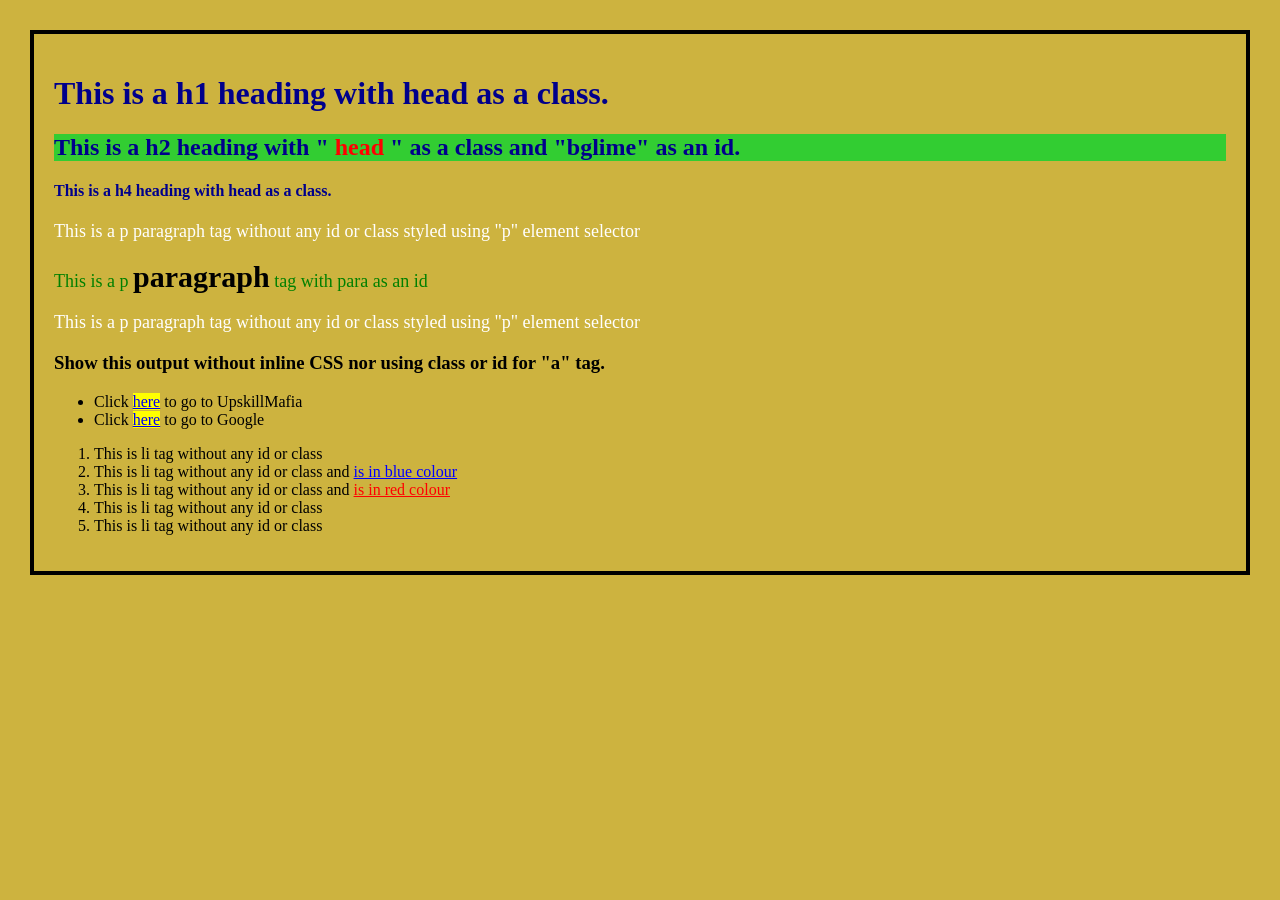
<file: CSS/Rajat_Kumar_Patel_Task03/index.html>
<!DOCTYPE html>
<html lang="en">
<head>
    <meta charset="UTF-8">
    <meta name="viewport" content="width=device-width, initial-scale=1.0">
    <title>CSS Selectors</title>
    <link rel="stylesheet" href="style.css">
</head>
<body>
   <h1 class="head">
        This is a h1 heading with head as a class.
    </h1>

    <h2 class="head" id="bglime">
        This is a h2 heading with "
        <span>head</span>
        " as a class and "bglime" as an id.
    </h2>

    <h4 class="head">
        This is a h4 heading with head as a class.
    </h4>

    <p>
        This is a p paragraph tag without any id or class styled using "p" element selector
    </p>

    <p id="para">
        This is a p <span>paragraph</span> tag with para as an id
    </p>

    <p>
        This is a p paragraph tag without any id or class styled using "p" element selector
    </p>

    <h3>
        Show this output without inline CSS nor using class or id for "a" tag.
    </h3>

    <ul>
        <li>
            Click <a href="#">here</a> to go to UpskillMafia
        </li>

        <li>
            Click <a href="#">here</a> to go to Google
        </li>
    </ul>

    <ol>
        <li>This is li tag without any id or class</li>

        <li>
            This is li tag without any id or class and
            <a href="#">is in blue colour</a>
        </li>

        <li>
            This is li tag without any id or class and
            <a href="#">is in red colour</a>
        </li>

        <li>This is li tag without any id or class</li>

        <li>This is li tag without any id or class</li>
    </ol>
 
</body>
</html>
</file>
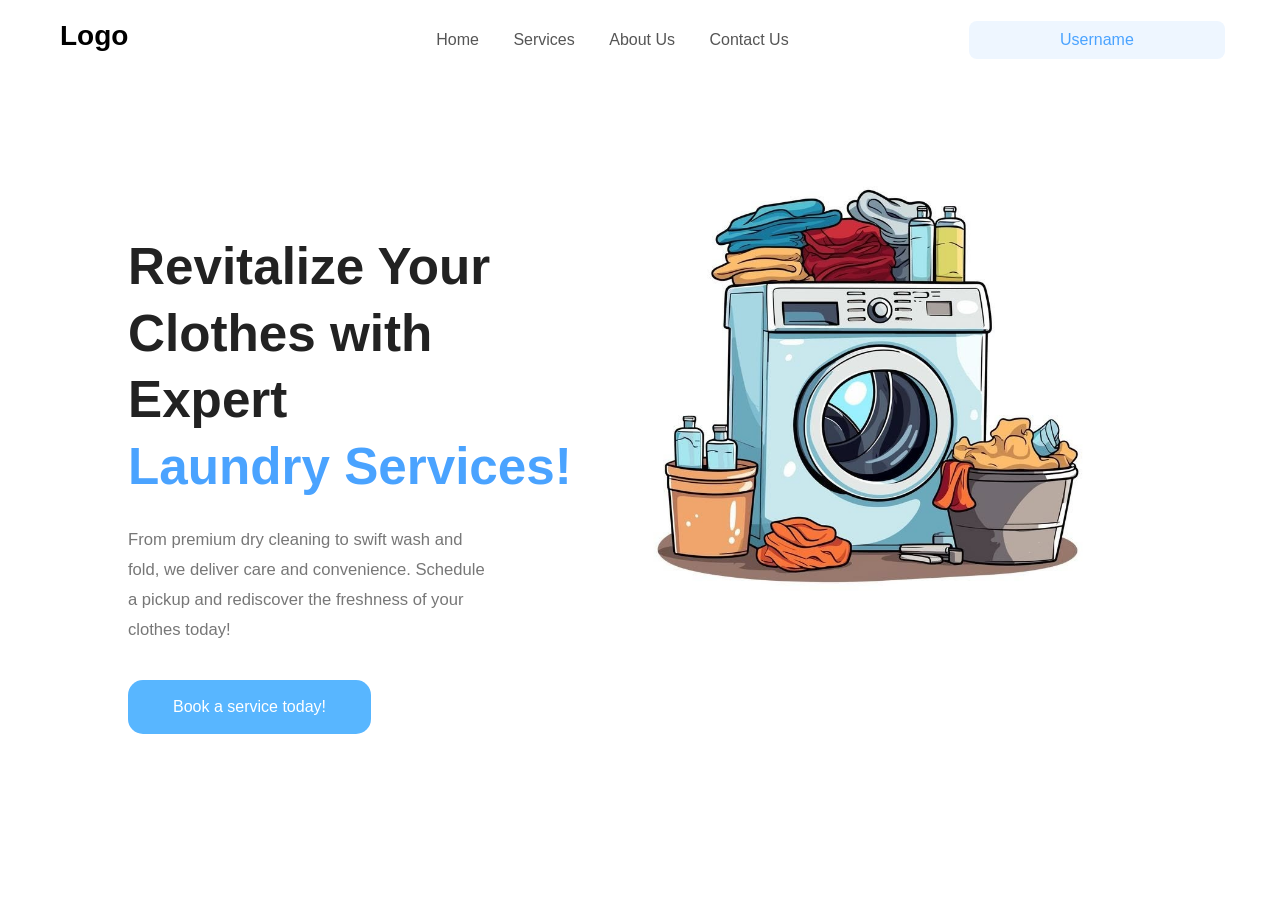
<file: CSS/Rajat_Kumar_Patel_Task05/index.html>
<!DOCTYPE html>
<html lang="en">
<head>
    <meta charset="UTF-8">
    <meta name="viewport" content="width=device-width, initial-scale=1.0">
    <title>Laundry Services</title>
    <link rel="stylesheet" href="style.css">
</head>
<body>
    <nav>
        <div class="logo">
            Logo
        </div>

        <div class="menu">
            <a href="#">Home</a>
            <a href="#">Services</a>
            <a href="#">About Us</a>
            <a href="#">Contact Us</a>
        </div>

        <div class="user">
            Username
        </div>
    </nav>

    <section class="hero">

        <div class="left-section">

            <h1>
                Revitalize Your <br>
                Clothes with Expert <br>
                <span>Laundry Services!</span>
            </h1>

            <p>
                From premium dry cleaning to swift wash and fold,
                we deliver care and convenience. Schedule a pickup
                and rediscover the freshness of your clothes today!
            </p>

            <button>
                Book a service today!
            </button>

        </div>

        <div class="right-section">

            <img
                src="img.jpeg"
                alt="Laundry Service"
            >

        </div>

    </section>
</body>
</html>
</file>
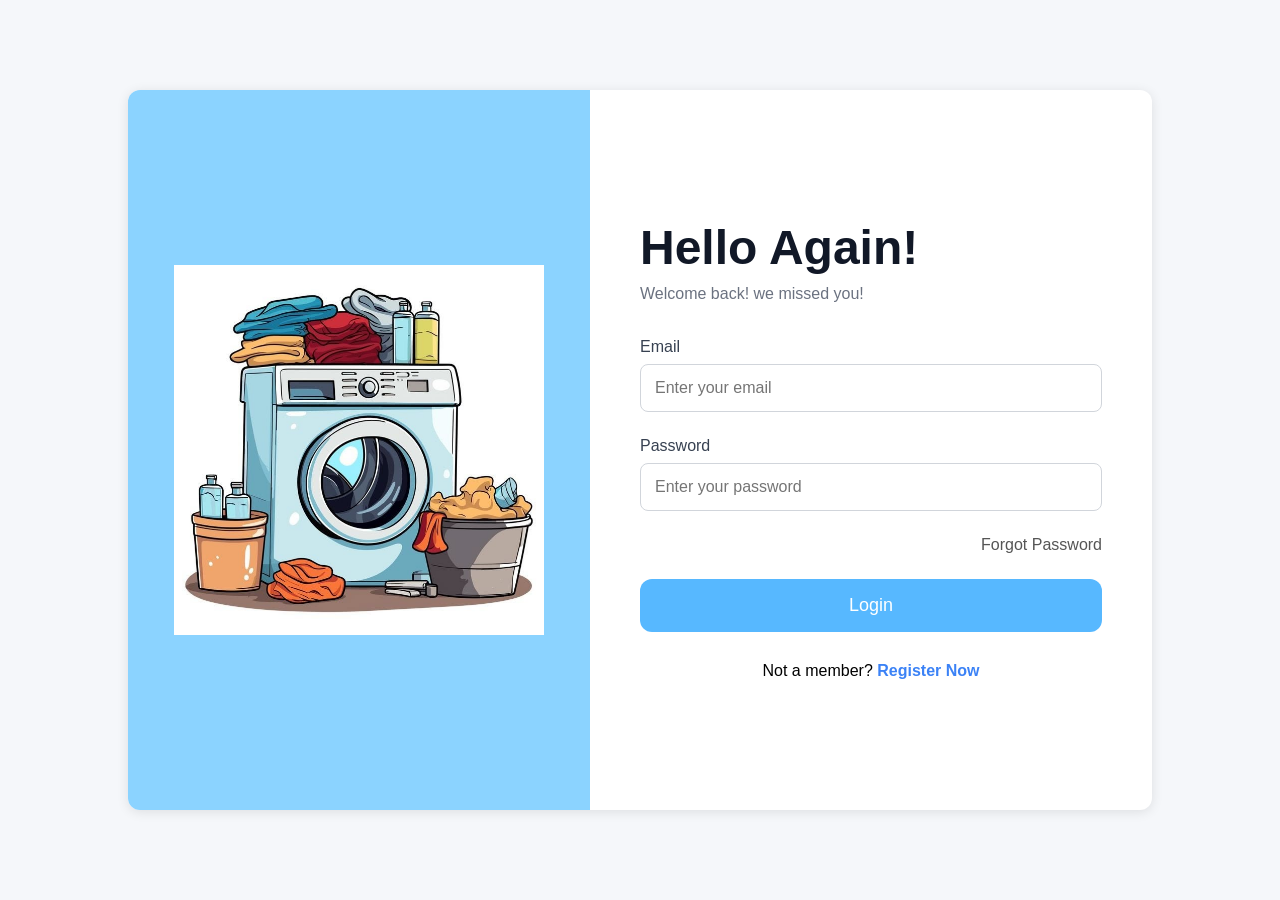
<file: CSS/Rajat_Kumar_Patel_Task06/index.html>
<!DOCTYPE html>
<html lang="en">
<head>
    <meta charset="UTF-8">
    <meta name="viewport" content="width=device-width, initial-scale=1.0">
    <title>Laundry Mart Login</title>
    <link rel="stylesheet" href="style.css">
</head>
<body>
    <div class="container">

        <div class="image-section">
            <img src="img.jpeg"
                 alt="Laundry Service">
        </div>

        <div class="form-section">

            <h1>Hello Again!</h1>

            <p class="welcome-text">
                Welcome back! we missed you!
            </p>

            <form>

                <label>Email</label>

                <input
                    type="email"
                    placeholder="Enter your email">

                <label>Password</label>

                <input
                    type="password"
                    placeholder="Enter your password">

                <div class="forgot-password">
                    <a href="#">Forgot Password</a>
                </div>

                <button type="submit">
                    Login
                </button>

            </form>

            <p class="register">
                Not a member?
                <a href="#">Register Now</a>
            </p>

        </div>

    </div>
</body>
</html>
</file>
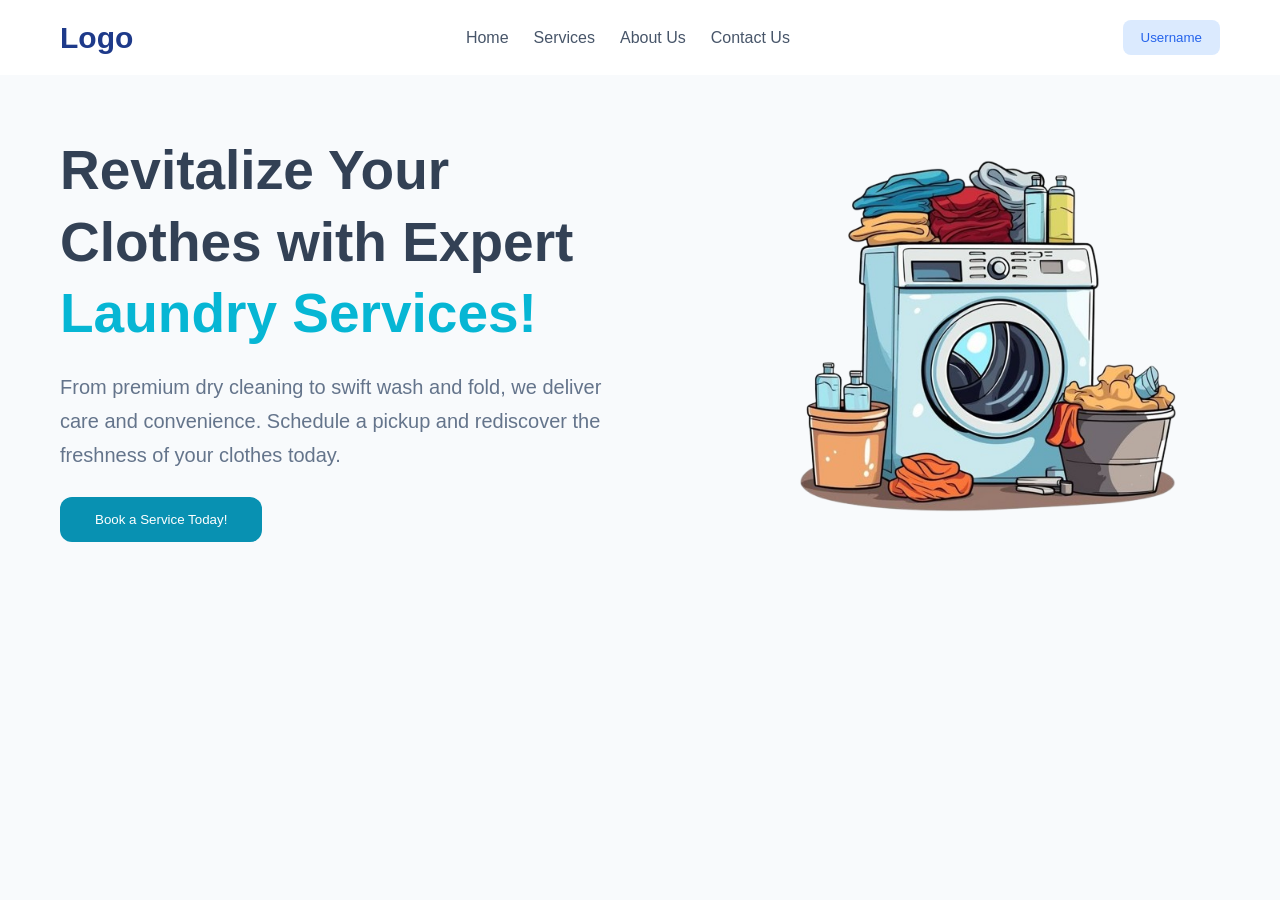
<file: CSS/Rajat_Kumar_Patel_Task07/index.html>
<!DOCTYPE html>
<html lang="en">
<head>
    <meta charset="UTF-8">
    <meta name="viewport" content="width=device-width, initial-scale=1.0">
    <title>Laundry Service</title>
    <link rel="stylesheet" href="style.css">
</head>
<body>

    <!-- Navbar Section --> 
     <nav class="navbar"> 
        <div class="logo"> Logo </div> 
        <div class="nav-links"> 
            <a href="#">Home</a> 
            <a href="#">Services</a> 
            <a href="#">About Us</a> 
            <a href="#">Contact Us</a> 
        </div> 
        <button class="user-btn"> Username </button> 
    </nav> 
    
    <!-- Hero Section --> 
    <section class="hero"> 
        
    <!-- Left Content --> 
         <div class="hero-text"> <h1> Revitalize Your <br> Clothes with Expert <br> <span>Laundry Services!</span> 
        </h1> <p> From premium dry cleaning to swift wash and fold, we deliver care and convenience. Schedule a pickup and rediscover the freshness of your clothes today. </p> 
        <button class="cta-btn"> Book a Service Today! </button> </div> 
        
    <!-- Right Image --> 
     <div class="hero-image"> 
    <img src="img.png" alt="Laundry Service"> 
</div> 
</section>

</body>
</html>
</file>
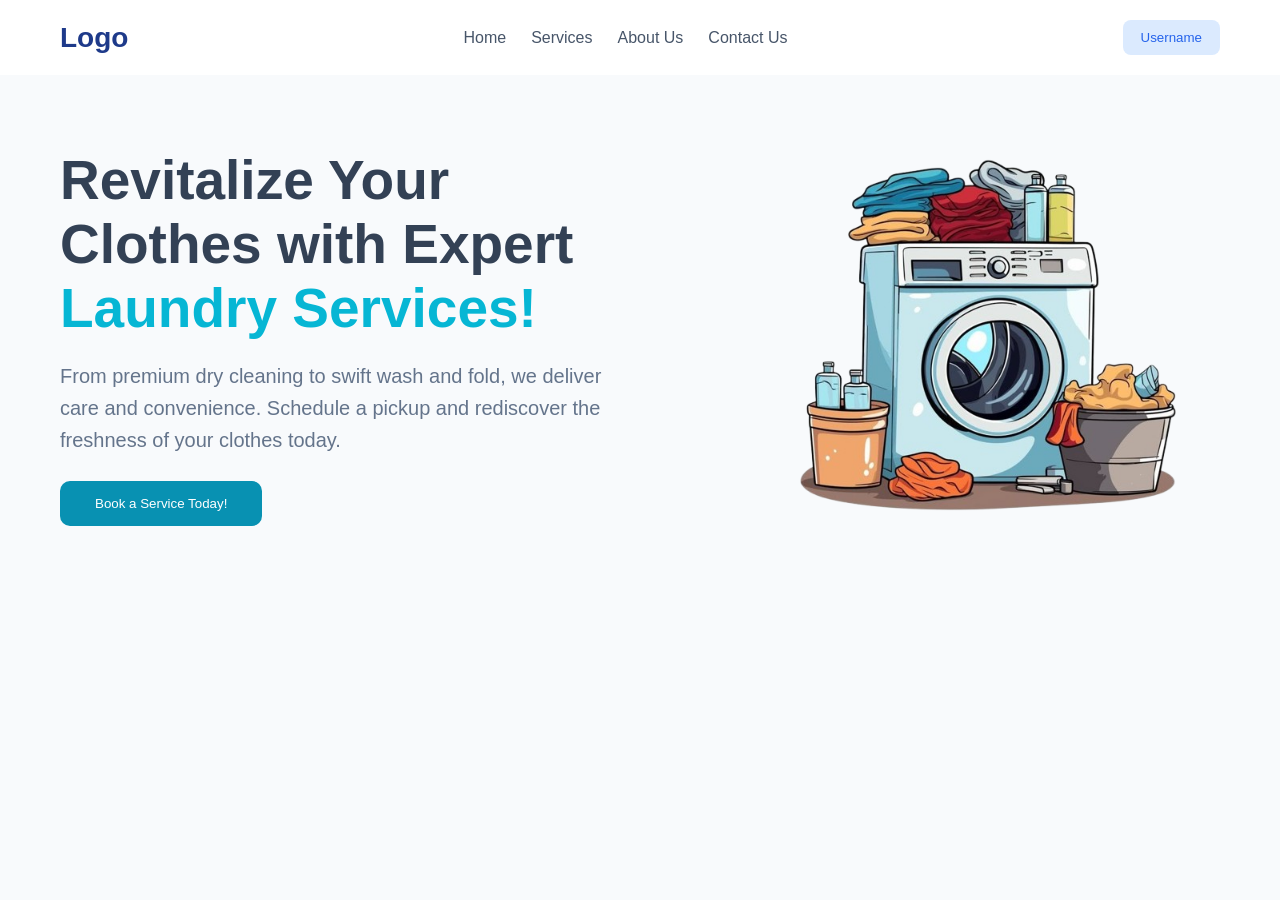
<file: CSS/Rajat_Kumar_Patel_Task08/index.html>
<!DOCTYPE html>
<html lang="en">
<head>
    <meta charset="UTF-8">
    <meta name="viewport" content="width=device-width, initial-scale=1.0">
    <title>Laundry Service</title>
    <link rel="stylesheet" href="style.css">
</head>
<body>
<!-- Navbar -->
<nav class="navbar">

    <h2 class="logo">Logo</h2>

    <div class="nav-links">
        <a href="#">Home</a>
        <a href="#">Services</a>
        <a href="#">About Us</a>
        <a href="#">Contact Us</a>
    </div>

    <button class="username-btn">
        Username
    </button>

    <!-- Mobile menu button -->
    <button class="menu-btn" aria-label="Open Menu">
        ☰
    </button>

    <!-- Mobile menu -->
    <div class="mobile-menu">
        <a href="#">Home</a>
        <a href="#">Services</a>
        <a href="#">About Us</a>
        <a href="#">Contact Us</a>
    </div>

</nav>

<!-- Hero Section -->
<section class="hero">

    <div class="hero-content">

        <h1>
            Revitalize Your <br>
            Clothes with Expert <br>
            <span>Laundry Services!</span>
        </h1>

        <p>
            From premium dry cleaning to swift wash and fold,
            we deliver care and convenience. Schedule a pickup
            and rediscover the freshness of your clothes today.
        </p>

        <button class="book-btn">
            Book a Service Today!
        </button>

    </div>

    <div class="hero-image">
        <img src="img.png"
             alt="Laundry Machine">
    </div>

</section>
</body>
</html>
</file>
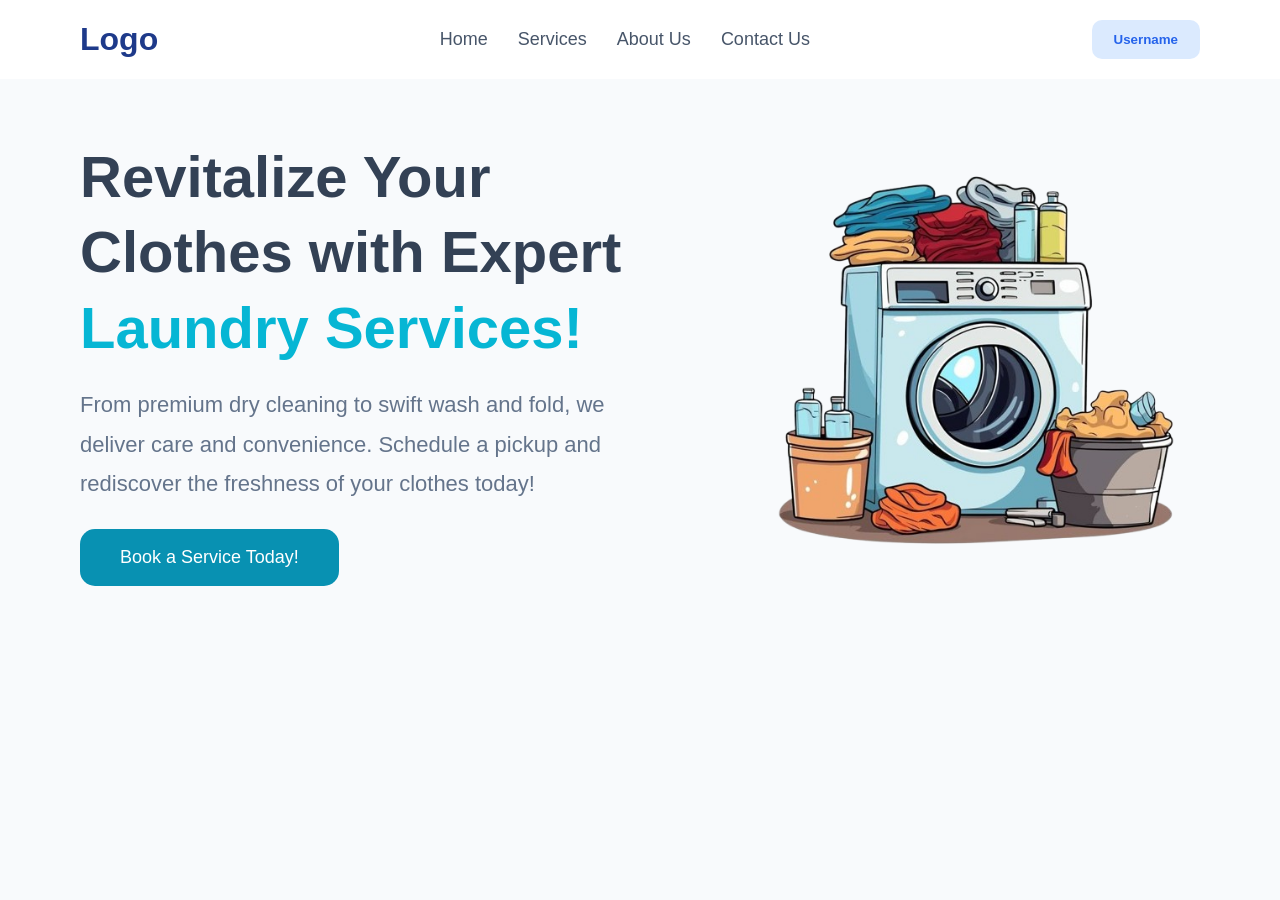
<file: CSS/Rajat_Kumar_Patel_Task09/index.html>
<!DOCTYPE html>
<html lang="en">
<head>
    <meta charset="UTF-8">
    <meta name="viewport" content="width=device-width, initial-scale=1.0">
    <title>Laundry Service</title>
    <link rel="stylesheet" href="style.css">
</head>
<body>
    <!-- Navbar -->
    <nav class="navbar">

        <h2 class="logo">Logo</h2>

        <div class="nav-links">
            <a href="#">Home</a>
            <a href="#">Services</a>
            <a href="#">About Us</a>
            <a href="#">Contact Us</a>
        </div>

        <button class="username-btn">Username</button>

        <!-- Hamburger Menu -->
        <button class="menu-btn">
            ☰

            <div class="mobile-menu">
                <a href="#">Home</a>
                <a href="#">Services</a>
                <a href="#">About Us</a>
                <a href="#">Contact Us</a>
            </div>

        </button>

    </nav>

    <!-- Hero Section -->
    <section class="hero">

        <div class="hero-content">

            <h1>
                Revitalize Your <br>
                Clothes with Expert <br>
                <span>Laundry Services!</span>
            </h1>

            <p>
                From premium dry cleaning to swift wash and fold,
                we deliver care and convenience. Schedule a pickup
                and rediscover the freshness of your clothes today!
            </p>

            <button class="book-btn">
                Book a Service Today!
            </button>

        </div>

        <div class="hero-image">
            <img
                src="img.png"
                alt="Laundry Machine">
        </div>

    </section>

</body>
</html>
</body>
</html>
</file>
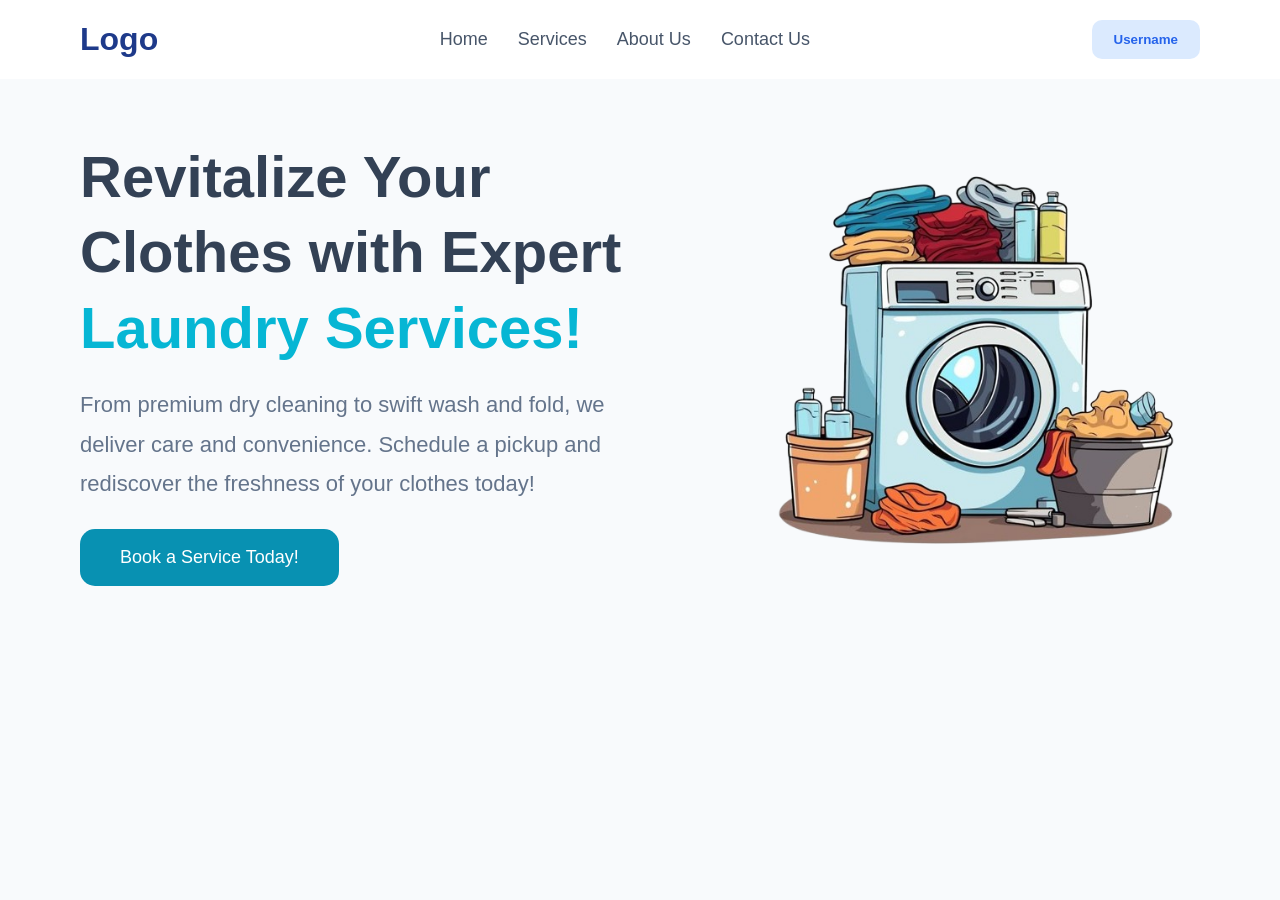
<file: CSS/Rajat_Kumar_Patel_Task10/index.html>
<!DOCTYPE html>
<html lang="en">
<head>
    <meta charset="UTF-8">
    <meta name="viewport" content="width=device-width, initial-scale=1.0">
    <title>Laundry Service</title>
    <link rel="stylesheet" href="style.css">
</head>
<body>
    <!-- Navbar -->
    <nav class="navbar">

        <h2 class="logo">Logo</h2>

        <div class="nav-links">
            <a href="#">Home</a>
            <a href="#">Services</a>
            <a href="#">About Us</a>
            <a href="#">Contact Us</a>
        </div>

        <button class="username-btn">Username</button>

        <!-- Hamburger Menu -->
        <button class="menu-btn">
            ☰

            <div class="mobile-menu">
                <a href="#">Home</a>
                <a href="#">Services</a>
                <a href="#">About Us</a>
                <a href="#">Contact Us</a>
            </div>

        </button>

    </nav>

    <!-- Hero Section -->
    <section class="hero">

        <div class="hero-content">

            <h1>
                Revitalize Your <br>
                Clothes with Expert <br>
                <span>Laundry Services!</span>
            </h1>

            <p>
                From premium dry cleaning to swift wash and fold,
                we deliver care and convenience. Schedule a pickup
                and rediscover the freshness of your clothes today!
            </p>

            <button class="book-btn">
                Book a Service Today!
            </button>

        </div>

        <div class="hero-image">
        <img src="img.png"
         alt="Laundry Machine"
         class="laundry-img">
</div>

    </section>

</body>
</html>
</body>
</html>
</file>
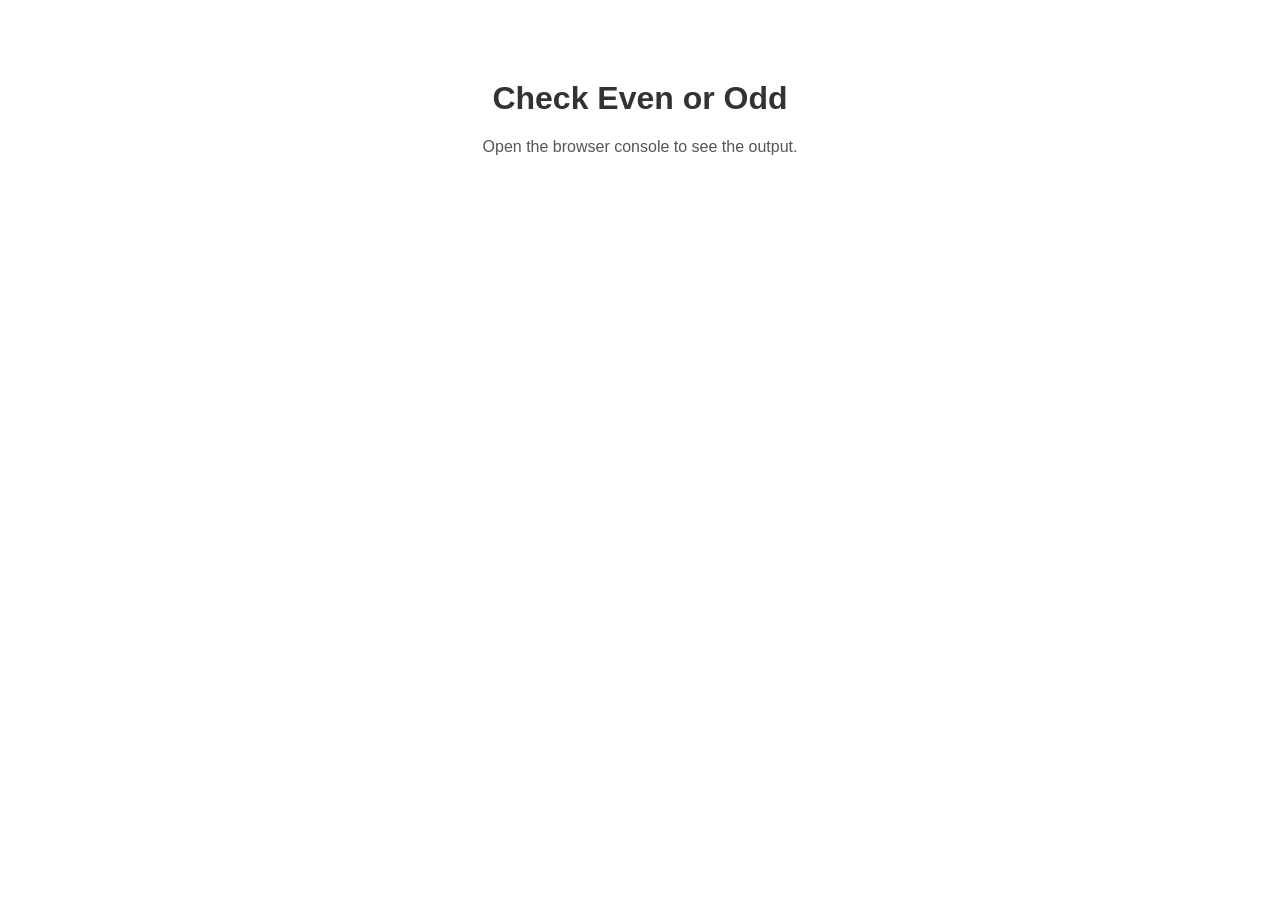
<file: JavaScript/Rajat_Kumar_Patel_Task13/index.html>
<!DOCTYPE html>
<html lang="en">
<head>
    <meta charset="UTF-8">
    <meta name="viewport" content="width=device-width, initial-scale=1.0">
    <title>Even OR Odd</title>
    <link rel="stylesheet" href="style.css">
</head>
<body>
    <h1>Check Even or Odd</h1>
    <p>Open the browser console to see the output.</p>


    <script src="script.js"></script>
</body>
</html>
</file>
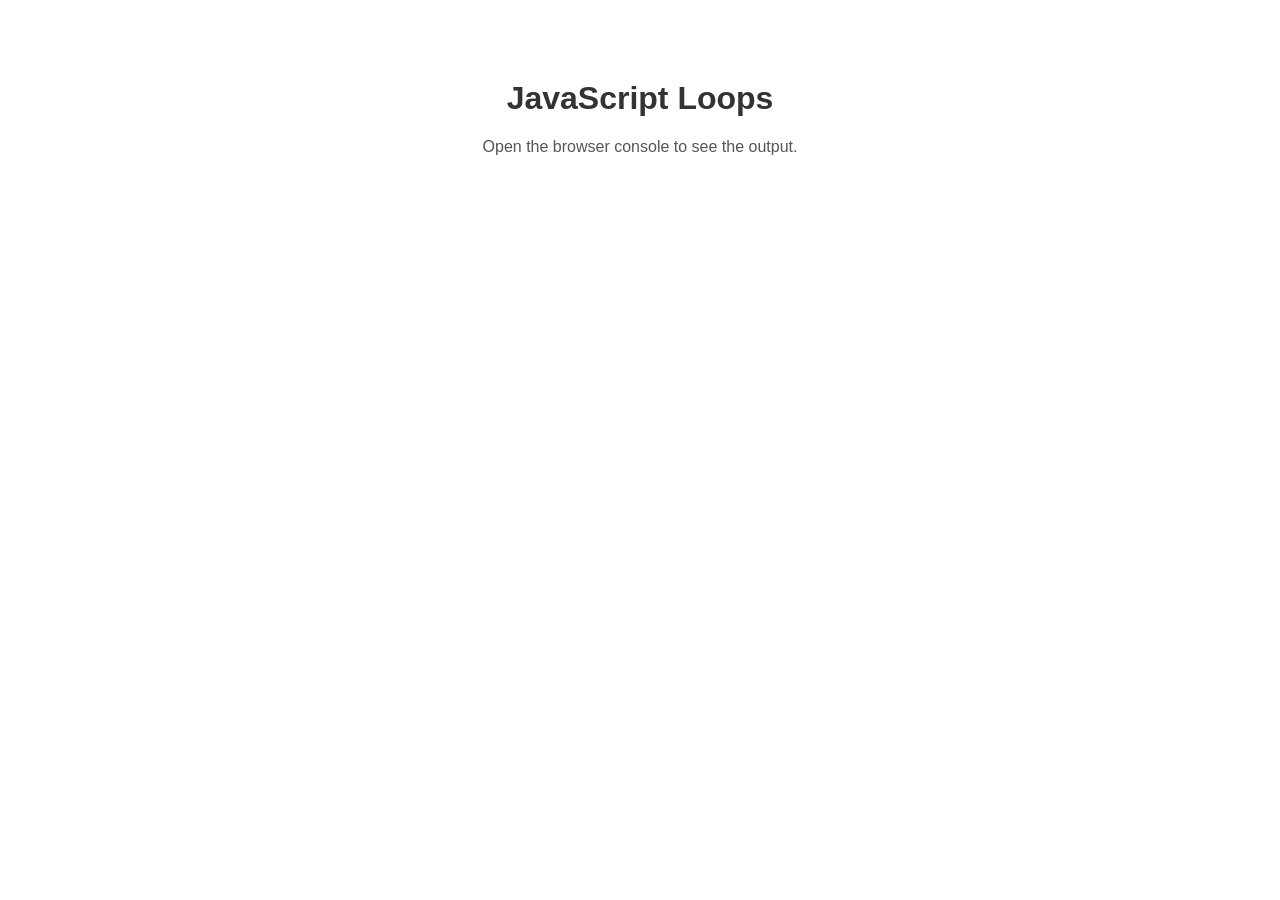
<file: JavaScript/Rajat_Kumar_Patel_Task14/index.html>
<!DOCTYPE html>
<html lang="en">
<head>
    <meta charset="UTF-8">
    <meta name="viewport" content="width=device-width, initial-scale=1.0">
    <title>JavaScript Loops</title>
    <link rel="stylesheet" href="style.css">
</head>
<body>
    <h1>JavaScript Loops</h1>
    <p>Open the browser console to see the output.</p>


    <script src="script.js"></script>
</body>
</html>
</file>
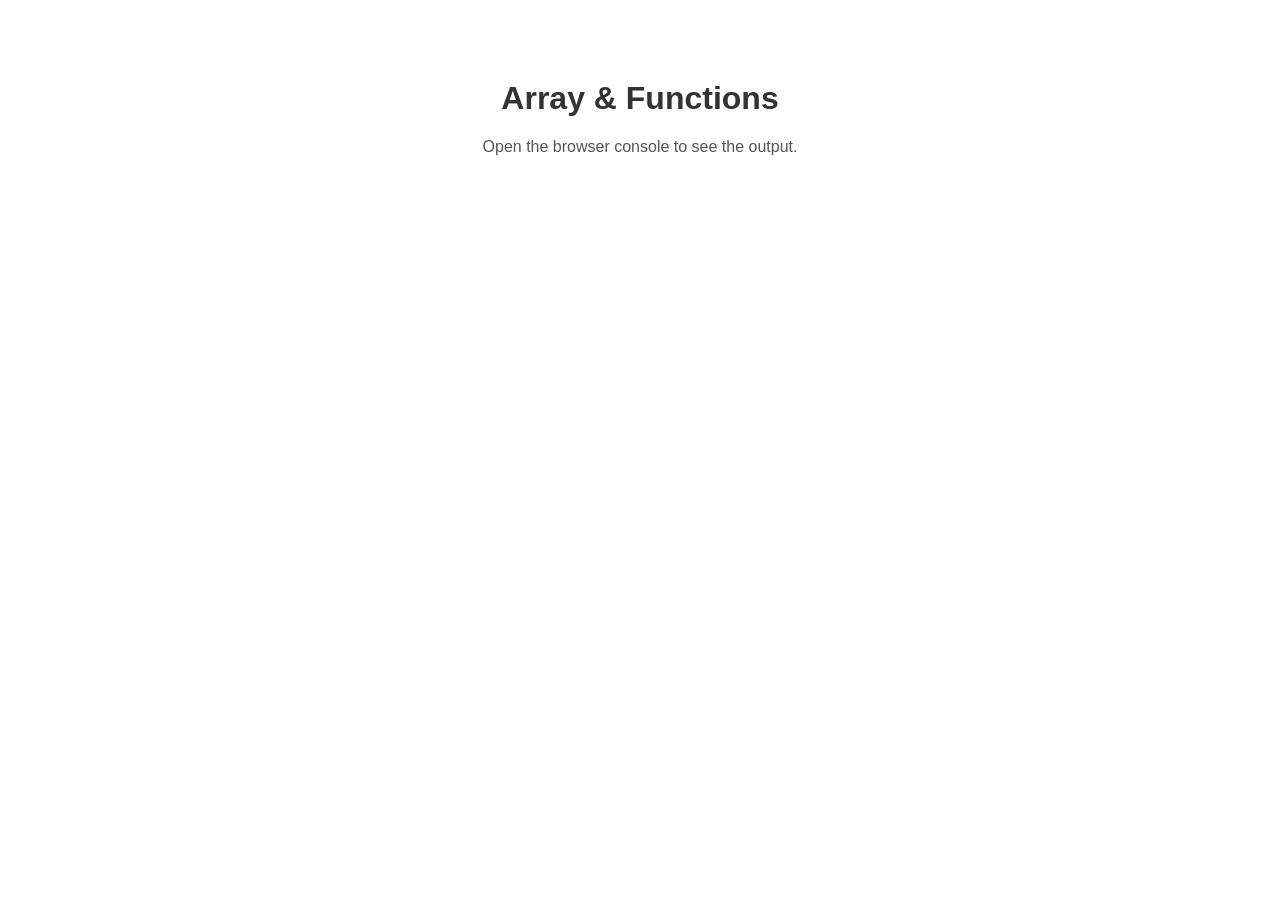
<file: JavaScript/Rajat_Kumar_Patel_Task15/index.html>
<!DOCTYPE html>
<html lang="en">
<head>
    <meta charset="UTF-8">
    <meta name="viewport" content="width=device-width, initial-scale=1.0">
    <title>Array & Functions</title>
    <link rel="stylesheet" href="style.css">
</head>
<body>
    <h1>Array & Functions</h1>
    <p>Open the browser console to see the output.</p>


    <script src="script.js"></script>
</body>
</html>
</file>
<file: CSS/Rajat_Kumar_Patel_Task03/style.css>
/* Step 3 */
body{
    background-color: rgb(205, 179, 63);
    border: 4px solid black;
    padding: 20px;
    margin: 30px;
}

/* Step 5 */
.head{
    color: darkblue;
}

/* Step 6 */
#bglime{
    background-color: limegreen;
}

/* Step 7 */
#bglime span{
    color: red;
}

/* Step 8 */
p{
    color: white;
    font-size: 18px;
}

/* Step 9 */
#para{
    color: green;
}

/* Step 10 */
#para span{
    color: black;
    font-size: 30px;
    font-weight: bold;
}

/* Step 11 */

ul li a{
    background-color: yellow;
}

ol li:nth-child(2) a{
    color: blue;
}

ol li:nth-child(3) a{
    color: red;
}
</file>
<file: CSS/Rajat_Kumar_Patel_Task05/style.css>
*{
    margin:0;
    padding:0;
    box-sizing:border-box;
    font-family:Arial, Helvetica, sans-serif;
}

body{
    width:100vw;
    min-height:100vh;
    background-color:white;
}

/* NAVBAR */

nav{
    width:100%;
    height:10vh;
    padding-top:20px;
}

.logo{
    display:inline-block;
    width:20%;
    padding-left:60px;
    font-size:28px;
    font-weight:bold;
}

.menu{
    display:inline-block;
    width:55%;
    text-align:center;
}

.menu a{
    text-decoration:none;
    color:#555;
    margin:0 15px;
}

.user{
    display:inline-block;
    width:20%;
    text-align:center;
    background-color:#eef6ff;
    color:#4aa3ff;
    padding:10px;
    border-radius:8px;
}

/* HERO SECTION */

.hero{
    width:100%;
    height:90vh;
    padding-top:8vh;
}

.left-section{
    display:inline-block;
    width:45%;
    vertical-align:top;
    padding-left:10vw;
    padding-top:8vh;
}

.right-section{
    display:inline-block;
    width:45%;
    text-align:center;
    vertical-align:top;
}

.right-section img{
    width:35vw;
    max-width:450px;
}

.left-section h1{
    font-size:4vw;
    line-height:1.3;
    color:#222;
}

.left-section h1 span{
    color:#4aa3ff;
}

.left-section p{
    margin-top:25px;
    width:80%;
    color:#777;
    font-size:1.3vw;
    line-height:1.8;
}

.left-section button{
    margin-top:35px;
    background-color:#58b6ff;
    color:white;
    border:none;
    padding:18px 45px;
    border-radius:15px;
    font-size:16px;
    cursor:pointer;
}
</file>
<file: CSS/Rajat_Kumar_Patel_Task06/style.css>
*{
    margin:0;
    padding:0;
    box-sizing:border-box;
    font-family:Arial, Helvetica, sans-serif;
}

body{
    min-height:100vh;
    display:flex;
    justify-content:center;
    align-items:center;
    background-color:#f5f7fa;
}

.container{
    width:80%;
    height:80vh;

    display:flex;
    justify-content:center;
    align-items:center;

    background-color:white;
    border-radius:12px;
    box-shadow:0 2px 12px rgba(0,0,0,0.1);
    overflow:hidden;
}

.image-section{
    flex:1;

    display:flex;
    justify-content:center;
    align-items:center;

    background-color:#8bd3ff;
    height:100%;
}

.image-section img{
    width:80%;
    max-width:450px;
}

.form-section{
    flex:1;

    display:flex;
    flex-direction:column;
    justify-content:center;

    padding:50px;
}

.form-section h1{
    font-size:48px;
    color:#111827;
}

.welcome-text{
    color:#6b7280;
    margin-top:10px;
    margin-bottom:35px;
}

form{
    display:flex;
    flex-direction:column;
}

label{
    margin-bottom:8px;
    color:#374151;
}

input{
    padding:14px;
    margin-bottom:25px;

    border:1px solid #d1d5db;
    border-radius:8px;

    font-size:16px;
}

.forgot-password{
    text-align:right;
    margin-bottom:25px;
}

.forgot-password a{
    text-decoration:none;
    color:#555;
}

button{
    padding:16px;

    border:none;
    border-radius:12px;

    background-color:#57b8ff;
    color:white;

    font-size:18px;
    cursor:pointer;
}

.register{
    margin-top:30px;
    text-align:center;
}

.register a{
    text-decoration:none;
    color:#3b82f6;
    font-weight:bold;
}
</file>
<file: CSS/Rajat_Kumar_Patel_Task07/style.css>
/* Reset default spacing */
* {
    margin: 0;
    padding: 0;
    box-sizing: border-box;
}

/* Body */
body {
    font-family: Arial, Helvetica, sans-serif;
    background-color: #f8fafc;
}

/* Navbar */
.navbar {
    display: flex;
    justify-content: space-between;
    align-items: center;
    padding: 20px 60px;
    background-color: white;
}

.logo {
    font-size: 30px;
    font-weight: bold;
    color: #1e3a8a;
}

.nav-links {
    display: flex;
    gap: 25px;
}

.nav-links a {
    text-decoration: none;
    color: #475569;
}

.user-btn {
    padding: 10px 18px;
    border: none;
    border-radius: 8px;
    background-color: #dbeafe;
    color: #2563eb;
    cursor: pointer;
}

/* Hero Section */
.hero {
    display: flex;
    justify-content: space-between;
    align-items: center;
    padding: 60px;
}

.hero-text {
    width: 50%;
}

.hero-text h1 {
    font-size: 55px;
    line-height: 1.3;
    color: #334155;
}

.hero-text span {
    color: #06b6d4;
}

.hero-text p {
    margin-top: 20px;
    font-size: 20px;
    line-height: 1.7;
    color: #64748b;
}

/* Button */
.cta-btn {
    margin-top: 25px;
    padding: 15px 35px;
    border: none;
    border-radius: 12px;
    background-color: #0891b2;
    color: white;
    cursor: pointer;
}


/* Image */
.hero-image {
    width: 40%;
    text-align: center;
}

.hero-image img {
    width: 400px;
}

/* Tablet View */
@media (max-width: 1024px) {

    .navbar {
        padding: 20px 40px;
    }

    .logo {
        font-size: 24px;
    }

    .nav-links a {
        font-size: 14px;
    }

    .user-btn {
        font-size: 14px;
    }

    .hero {
        padding: 40px;
    }

    .hero-text h1 {
        font-size: 40px;
    }

    .hero-text p {
        font-size: 18px;
    }

    .hero-image img {
        width: 300px;
    }
}

/* Mobile View */
@media (max-width: 768px) {

    .navbar {
        padding: 20px;
    }

    .nav-links {
        display: none;
    }

    .logo {
        font-size: 22px;
    }

    .user-btn {
        font-size: 12px;
    }

    .hero {
        flex-direction: column-reverse;
        text-align: center;
        padding: 30px 20px;
    }

    .hero-text {
        width: 100%;
    }

    .hero-image {
        width: 100%;
    }

    .hero-text h1 {
        font-size: 32px;
    }

    .hero-text p {
        font-size: 16px;
    }

    .hero-image img {
        width: 250px;
    }
}
</file>
<file: CSS/Rajat_Kumar_Patel_Task08/style.css>
/* Reset default spacing */

*{
    margin:0;
    padding:0;
    box-sizing:border-box;
}

body{
    font-family:Arial, sans-serif;
    background:#f8fafc;
}

/* Navbar */

.navbar{
    display:flex;
    justify-content:space-between;
    align-items:center;
    padding:20px 60px;
    background:white;
    position:relative;
}

.logo{
    font-size:28px;
    color:#1e3a8a;
}

.nav-links{
    display:flex;
    gap:25px;
}

.nav-links a{
    text-decoration:none;
    color:#475569;
}

.username-btn{
    border:none;
    padding:10px 18px;
    border-radius:8px;
    background:#dbeafe;
    color:#2563eb;
}

/* Hamburger button */

.menu-btn{
    display:none;
    border:none;
    background:none;
    font-size:28px;
    cursor:pointer;
}

/*
Menu hidden by default

menu button and menu are siblings.
jab button focus karta hai to,
menu becomes visible using + selector.
*/

.mobile-menu{
    display:none;
    position:absolute;
    top:70px;
    right:20px;
    width:180px;
    background:white;
    border:1px solid #ddd;
    border-radius:8px;
}

.mobile-menu a{
    display:block;
    padding:12px;
    text-decoration:none;
    color:#334155;
}

.mobile-menu a:hover{
    background:#f1f5f9;
}

/* Focus pseudo class */

.menu-btn:focus + .mobile-menu{
    display:block;
}

/* Hero Section */

.hero{
    display:flex;
    justify-content:space-between;
    align-items:center;
    padding:60px;
}

.hero-content{
    width:50%;
}

.hero-content h1{
    font-size:55px;
    color:#334155;
}

.hero-content span{
    color:#06b6d4;
}

.hero-content p{
    margin-top:20px;
    font-size:20px;
    line-height:1.6;
    color:#64748b;
}

.book-btn{
    margin-top:25px;
    padding:15px 35px;
    border:none;
    border-radius:10px;
    background:#0891b2;
    color:white;
}

.hero-image{
    width:40%;
    text-align:center;
}

.hero-image img{
    width:400px;
}

/* Tablet */

@media(max-width:1024px){

    .logo{
        font-size:24px;
    }

    .nav-links a{
        font-size:14px;
    }

    .username-btn{
        font-size:14px;
    }

    .hero-content h1{
        font-size:40px;
    }

    .hero-content p{
        font-size:18px;
    }

    .hero-image img{
        width:300px;
    }
}

/* Mobile */

@media(max-width:768px){

    .nav-links{
        display:none;
    }

    .menu-btn{
        display:block;
    }

    .logo{
        font-size:22px;
    }

    .username-btn{
        font-size:12px;
    }

    .hero{
        flex-direction:column-reverse;
        text-align:center;
        padding:30px 20px;
    }

    .hero-content{
        width:100%;
    }

    .hero-image{
        width:100%;
    }

    .hero-content h1{
        font-size:32px;
    }

    .hero-content p{
        font-size:16px;
    }

    .hero-image img{
        width:250px;
    }
}
</file>
<file: CSS/Rajat_Kumar_Patel_Task09/style.css>
*{
    margin:0;
    padding:0;
    box-sizing:border-box;
    font-family:Arial, Helvetica, sans-serif;
}

body{
    background:#f8fafc;
}

/* Navbar */

.navbar{
    display:flex;
    justify-content:space-between;
    align-items:center;
    padding:20px 80px;
    background:white;
    position:relative;
}

.logo{
    color:#1e3a8a;
    font-size:32px;
}

.nav-links{
    display:flex;
    gap:30px;
}

.nav-links a{
    text-decoration:none;
    color:#475569;
    font-size:18px;
}

.username-btn{
    border:none;
    background:#dbeafe;
    color:#2563eb;
    padding:12px 22px;
    border-radius:10px;
    font-weight:bold;
}

/* Hamburger Button */

.menu-btn{
    display:none;
    border:none;
    background:none;
    font-size:28px;
    cursor:pointer;
    position:relative;
}

/* Mobile Menu */

.mobile-menu{
    display:none;
    position:absolute;
    top:55px;
    right:0;
    width:180px;
    background:white;
    border-radius:10px;
    box-shadow:0 4px 12px rgba(0,0,0,0.15);
    overflow:hidden;
}

.mobile-menu a{
    display:block;
    padding:12px;
    text-decoration:none;
    color:#334155;
    border-bottom:1px solid #e2e8f0;
}

.mobile-menu a:last-child{
    border-bottom:none;
}

.mobile-menu a:hover{
    background:#f1f5f9;
}

/* Show menu on focus */

.menu-btn:focus .mobile-menu{
    display:block;
}

/* Hero Section */

.hero{
    display:flex;
    justify-content:space-between;
    align-items:center;
    padding:60px 80px;
}

.hero-content{
    width:50%;
}

.hero-content h1{
    font-size:58px;
    line-height:1.3;
    color:#334155;
}

.hero-content span{
    color:#06b6d4;
}

.hero-content p{
    margin-top:20px;
    font-size:22px;
    line-height:1.8;
    color:#64748b;
}

.book-btn{
    margin-top:25px;
    padding:18px 40px;
    border:none;
    border-radius:15px;
    background:#0891b2;
    color:white;
    font-size:18px;
    cursor:pointer;

    transition: all 0.3s ease;
}

.book-btn:hover{
    transform: scale(1.1) rotate(-3deg);
}

.hero-image{
    width:40%;
    text-align:center;
}

.hero-image img{
    width:420px;
}

/* Tablet */

@media (max-width:1024px){

    .navbar{
        padding:20px 40px;
    }

    .logo{
        font-size:24px;
    }

    .nav-links a{
        font-size:14px;
    }

    .username-btn{
        font-size:14px;
    }

    .hero{
        padding:50px 40px;
        gap:30px;
    }

    .hero-content h1{
        font-size:40px;
    }

    .hero-content p{
        font-size:18px;
    }

    .hero-image img{
        width:300px;
    }
}

/* Mobile */

@media (max-width:768px){

    .navbar{
        padding:20px;
    }

    .nav-links{
        display:none;
    }

    .menu-btn{
        display:block;
    }

    .logo{
        font-size:22px;
    }

    .username-btn{
        font-size:12px;
        padding:10px 15px;
    }

    .hero{
        flex-direction:column-reverse;
        text-align:center;
        padding:40px 20px;
    }

    .hero-content{
        width:100%;
    }

    .hero-image{
        width:100%;
    }

    .hero-content h1{
        font-size:34px;
    }

    .hero-content p{
        font-size:16px;
    }

    .hero-image img{
        width:250px;
    }

    .book-btn{
        margin:25px auto 0;
        display:block;
    }
}
</file>
<file: CSS/Rajat_Kumar_Patel_Task10/style.css>
*{
    margin:0;
    padding:0;
    box-sizing:border-box;
    font-family:Arial, Helvetica, sans-serif;
}

body{
    background:#f8fafc;
}

/* Navbar */

.navbar{
    display:flex;
    justify-content:space-between;
    align-items:center;
    padding:20px 80px;
    background:white;
    position:relative;
}

.logo{
    color:#1e3a8a;
    font-size:32px;
}

.nav-links{
    display:flex;
    gap:30px;
}

.nav-links a{
    text-decoration:none;
    color:#475569;
    font-size:18px;
}

.username-btn{
    border:none;
    background:#dbeafe;
    color:#2563eb;
    padding:12px 22px;
    border-radius:10px;
    font-weight:bold;
}

/* Hamburger Button */

.menu-btn{
    display:none;
    border:none;
    background:none;
    font-size:28px;
    cursor:pointer;
    position:relative;
}

/* Mobile Menu */

.mobile-menu{
    display:none;
    position:absolute;
    top:55px;
    right:0;
    width:180px;
    background:white;
    border-radius:10px;
    box-shadow:0 4px 12px rgba(0,0,0,0.15);
    overflow:hidden;
}

.mobile-menu a{
    display:block;
    padding:12px;
    text-decoration:none;
    color:#334155;
    border-bottom:1px solid #e2e8f0;
}

.mobile-menu a:last-child{
    border-bottom:none;
}

.mobile-menu a:hover{
    background:#f1f5f9;
}

/* Show menu on focus */

.menu-btn:focus .mobile-menu{
    display:block;
}

/* Hero Section */

.hero{
    display:flex;
    justify-content:space-between;
    align-items:center;
    padding:60px 80px;
}

.hero-content{
    width:50%;
}

.hero-content h1{
    font-size:58px;
    line-height:1.3;
    color:#334155;
}

.hero-content span{
    color:#06b6d4;
}

.hero-content p{
    margin-top:20px;
    font-size:22px;
    line-height:1.8;
    color:#64748b;
}

.book-btn{
    margin-top:25px;
    padding:18px 40px;
    border:none;
    border-radius:15px;
    background:#0891b2;
    color:white;
    font-size:18px;
    cursor:pointer;

    transition: all 0.3s ease;
}

.book-btn:hover{
    transform: scale(1.1) rotate(-3deg);
}

.hero-image{
    width:40%;
    text-align:center;
}

.hero-image img{
    width:420px;
}

/* Tablet */

@media (max-width:1024px){

    .navbar{
        padding:20px 40px;
    }

    .logo{
        font-size:24px;
    }

    .nav-links a{
        font-size:14px;
    }

    .username-btn{
        font-size:14px;
    }

    .hero{
        padding:50px 40px;
        gap:30px;
    }

    .hero-content h1{
        font-size:40px;
    }

    .hero-content p{
        font-size:18px;
    }

    .hero-image img{
        width:300px;
    }
}

/* Mobile */

@media (max-width:768px){

    .navbar{
        padding:20px;
    }

    .nav-links{
        display:none;
    }

    .menu-btn{
        display:block;
    }

    .logo{
        font-size:22px;
    }

    .username-btn{
        font-size:12px;
        padding:10px 15px;
    }

    .hero{
        flex-direction:column-reverse;
        text-align:center;
        padding:40px 20px;
    }

    .hero-content{
        width:100%;
    }

    .hero-image{
        width:100%;
    }

    .hero-content h1{
        font-size:34px;
    }

    .hero-content p{
        font-size:16px;
    }

    .hero-image img{
        width:250px;
    }

    .book-btn{
        margin:25px auto 0;
        display:block;
    }
}

/* Image Animation */

.laundry-img{
    width:420px;
    animation: laundryAnimation 5s infinite ease-in-out;
}

@keyframes laundryAnimation{

    0%{
        transform: translate(0,0) scale(1);
    }

    25%{
        transform: translate(20px,-20px) scaleX(0.85);
    }

    50%{
        transform: translate(40px,0) scale(1);
    }

    75%{
        transform: translate(20px,20px) scaleY(0.85);
    }

    100%{
        transform: translate(0,0) scale(1);
    }
}
</file>
<file: JavaScript/Rajat_Kumar_Patel_Task13/style.css>
body{
    font-family: Arial, Helvetica, sans-serif;
    text-align: center;
    margin-top: 80px;
    background-color: white;
}

h1{
    color: #333;
}

p{
    color: #555;
}
</file>
<file: JavaScript/Rajat_Kumar_Patel_Task14/style.css>
body{
    font-family: Arial, Helvetica, sans-serif;
    text-align: center;
    margin-top: 80px;
    background-color: white;
}

h1{
    color: #333;
}

p{
    color: #555;
}
</file>
<file: JavaScript/Rajat_Kumar_Patel_Task15/style.css>
body{
    font-family: Arial, Helvetica, sans-serif;
    text-align: center;
    margin-top: 80px;
    background-color: white;
}

h1{
    color: #333;
}

p{
    color: #555;
}
</file>
